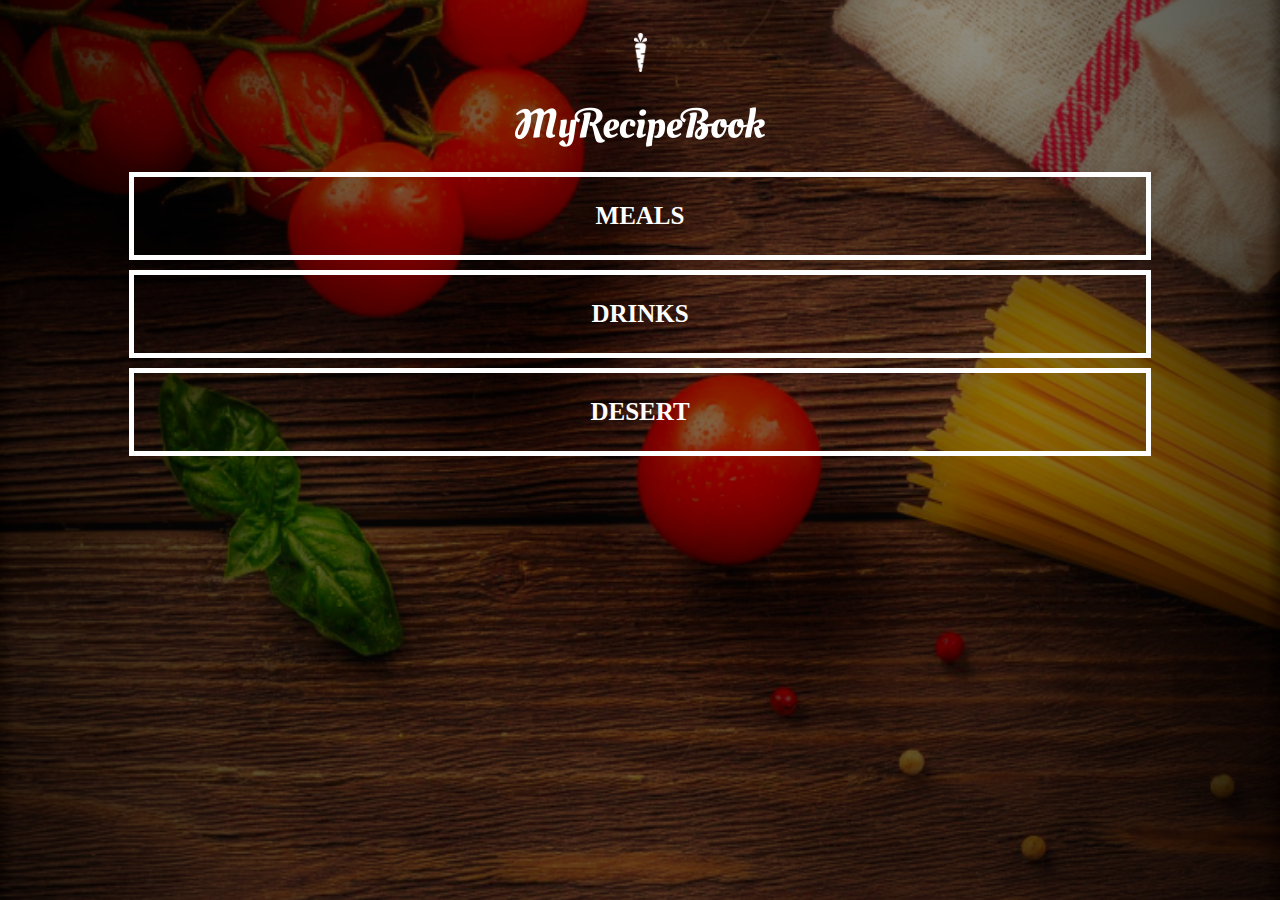
<file: index.html>
<!DOCTYPE html>
<html>
    <head>
        <title>My Recipe Book</title>
        <link rel="stylesheet" href="style.css">
    </head>
    
    <body class="body-home">
        <div id="home">
            <img src="images/logo-img.png" id="home-logo-img">
            <img src="images/logo-text.png" id="home-logo-text">
            
        <div class="home-menu">
            
            <a href="meals.html" class="home-menu-item">
            <P>Meals</P>
            
            </a>
             <a href="drinks.html" class="home-menu-item">
            <P>Drinks</P>
            
            </a>
             <a href="derset.html" class="home-menu-item">
            <P>Desert</P>
            
            </a>
            
            </div>
        </div>
     </body>
</html>
</file>
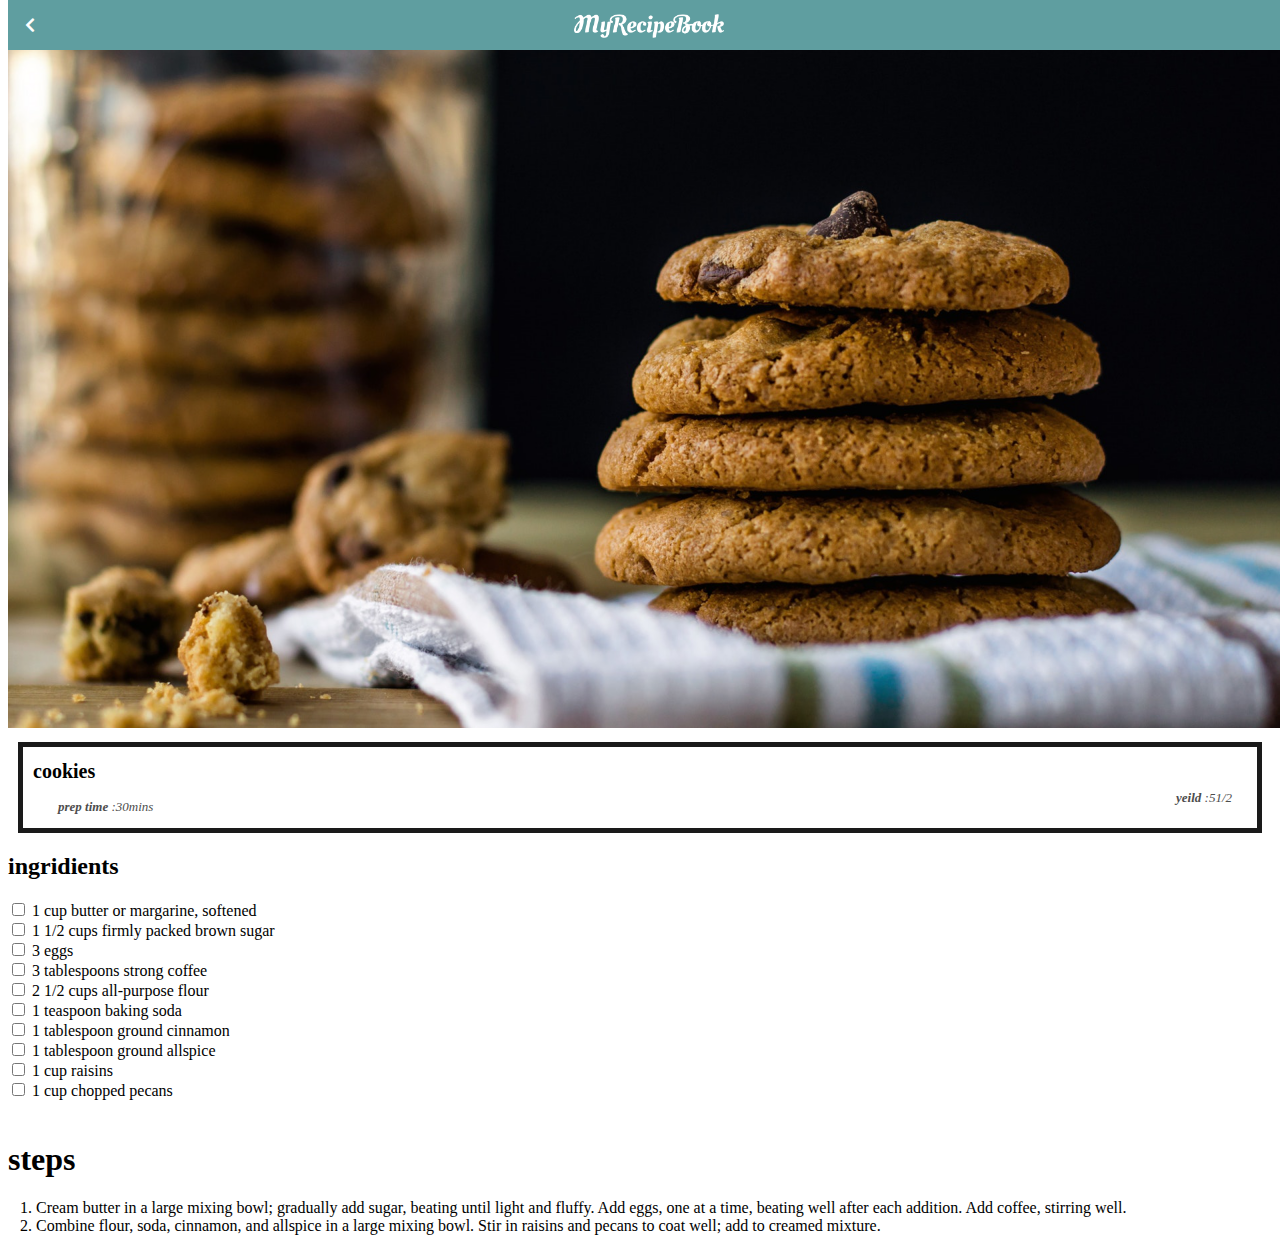
<file: cookies.html>
<!DOCTYPE html>
<html>
    <head>
        <title>My Recipe Book | Meals| Grilled cheese</title>
        <link rel="stylesheet" href="style.css">
        <link rel="stylesheet" href="FontAwesome/css/all.css">
    </head>
    
    <body class="body-recipes">
        
        <div class="header">
            <a href="meals.html">
            <i class="fas fa-chevron-left"></i>
            </a>
        <img src="images/logo-text.png">
        </div>  
        <div id="recipes">
            
            
        <div class="recipes-details">
            <img src="images/cookies.png">
            <div class=meals-list-item>
                <h1>cookies</h1>
                <div class="recipe-details-info">
                <p><b> prep time</b> :30mins</p>
                <p style="float: right"><b> yeild</b> :51/2</p>
                   </div>
                   </div>
                
                 <div class="recipe-details-ingredients">
                    <h2>ingridients</h2>
                    
                    <input id="check-01"  type="checkbox">
                    <lebel for="check-01">1 cup butter or margarine, softened </lebel>

                    <br>
                    <input id="check-02"  type="checkbox">
                    <lebel for="check-02">1 1/2 cups firmly packed brown sugar </lebel>
                    <br>
                    <input id="check-03"  type="checkbox">
                    <lebel for="check-03">3 eggs </lebel>
                    <br>
                    <input id="check-04"  type="checkbox">
                    <lebel for="check-04">3 tablespoons strong coffee </lebel>
                    <br>
                    <input id="check-05"  type="checkbox">
                    <lebel for="check-05"> 2 1/2 cups all-purpose flour</lebel>
                     <br>
                    <input id="check-06"  type="checkbox">
                    <lebel for="check-06">1 teaspoon baking soda </lebel>
                     <br>
                    <input id="check-07"  type="checkbox">
                    <lebel for="check-07">1 tablespoon ground cinnamon </lebel>
                     <br>
                    <input id="check-08"  type="checkbox">
                    <lebel for="check-08">1 tablespoon ground allspice </lebel>
                     <br>
                    <input id="check-09"  type="checkbox">
                    <lebel for="check-09">1 cup raisins </lebel>
                     <br>
                    <input id="check-10"  type="checkbox">
                    <lebel for="check-10">1 cup chopped pecans </lebel>
                 
                </div>
                
                <div class="recipe-details-steps">
                <h1>steps</h1>
                    <ol>
                    <li>	Cream butter in a large mixing bowl; gradually add sugar, beating until light and fluffy. Add eggs, one at a time, beating well after each addition. Add coffee, stirring well. </li>

                    <li> 	Combine flour, soda, cinnamon, and allspice in a large mixing bowl. Stir in raisins and pecans to coat well; add to creamed mixture. </li>
                    
                    
                    </ol>
     
                </div>
	

                </div>
             </div>
       
     </body>
</html>
</file>
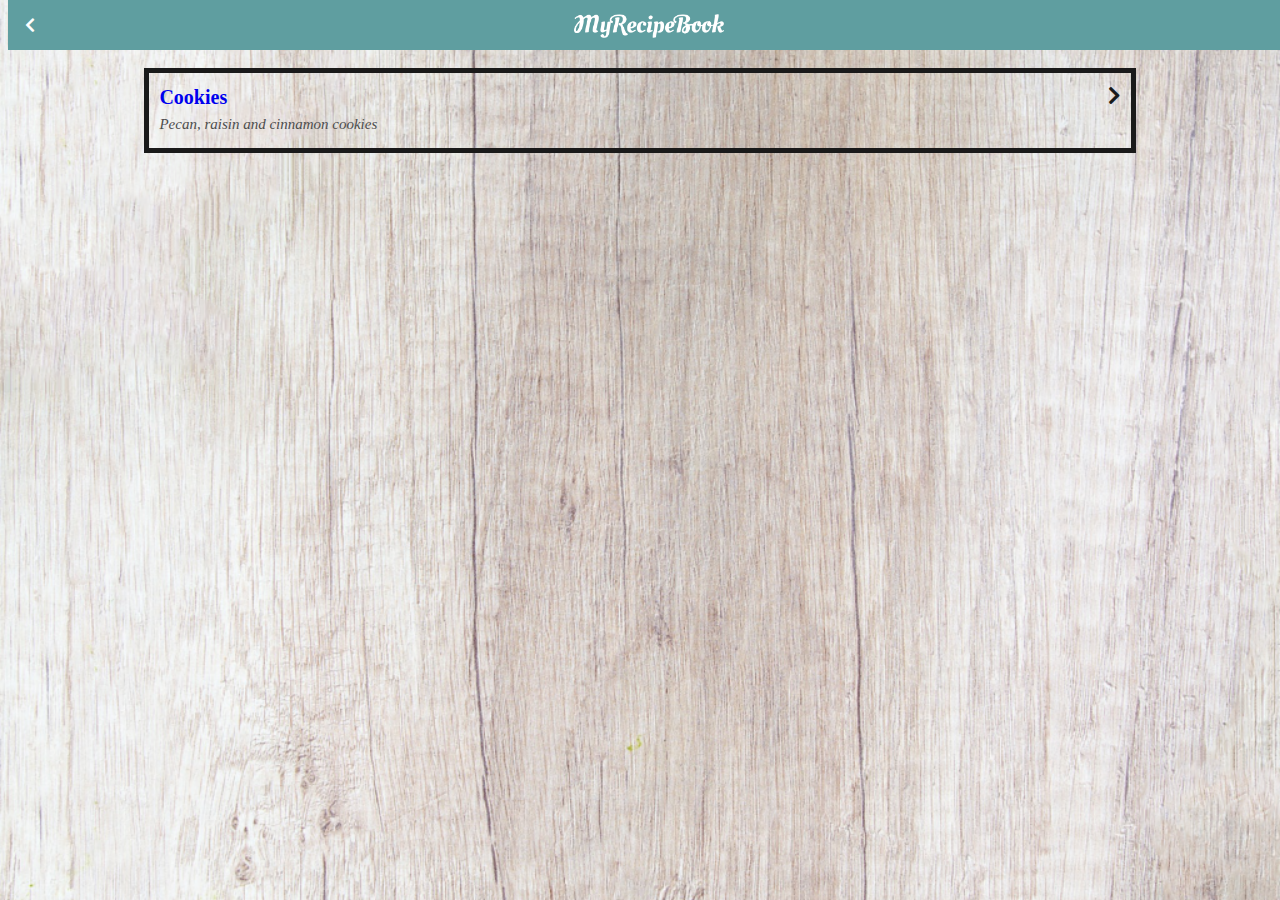
<file: derset.html>
<!DOCTYPE html>
<html>
    <head>
        <title>My Recipe Book | Meals</title>
        <link rel="stylesheet" href="style.css">
        <link rel="stylesheet" href="FontAwesome/css/all.css">
    </head>
    
    <body class="body-meals">
        
        <div class="header">
            <a href="index.html">
            <i class="fas fa-chevron-left"></i>
            </a>
        <img src="images/logo-text.png">
        </div>  
        <div id="meals">
         <div class="meals-list">
            <a href="cookies.html">
            <div class="meals-list-item">
                
                <h1>Cookies <i class="fas fa-chevron-right"></i> </h1>
                
                <p>Pecan, raisin and cinnamon cookies </p>
                
                </div>
            
            </a>
           
            
            </div>
        </div>
     </body>
</html>
</file>
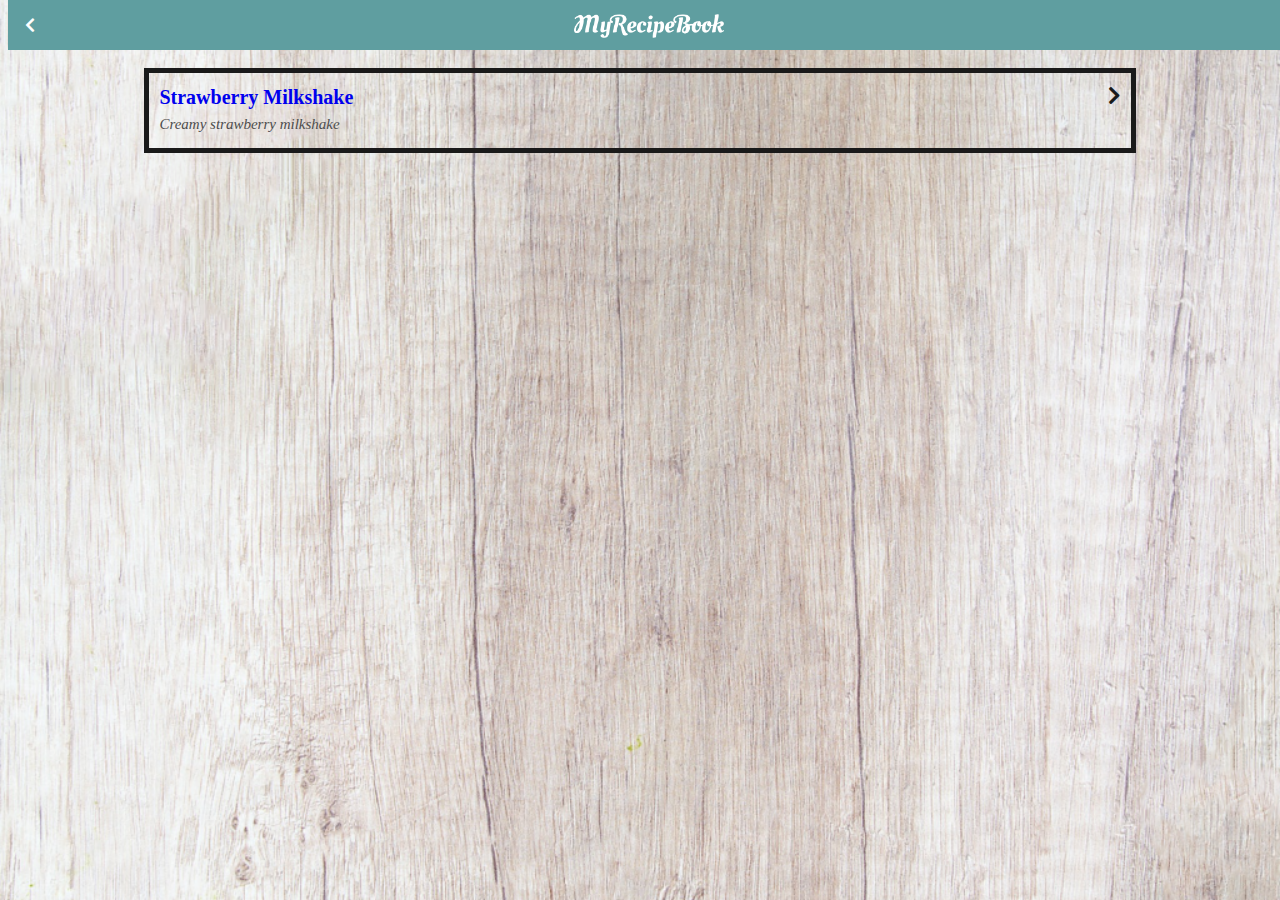
<file: drinks.html>
<!DOCTYPE html>
<html>
    <head>
        <title>My Recipe Book | Drinks</title>
        <link rel="stylesheet" href="style.css">
        <link rel="stylesheet" href="FontAwesome/css/all.css">
    </head>
    
    <body class="body-meals">
        
        <div class="header">
            <a href="index.html">
            <i class="fas fa-chevron-left"></i>
            </a>
        <img src="images/logo-text.png">
        </div>  
        <div id="meals">
         <div class="meals-list">
          <a href="strawberry%20milkshake.html">
            <div class="meals-list-item">
                <h1>Strawberry Milkshake <i class="fas fa-chevron-right"></i> </h1>
                
                <p>Creamy strawberry milkshake </p>
                
                </div>
            
            </a>
           
            
            </div>
        </div>
     </body>
</html>
</file>
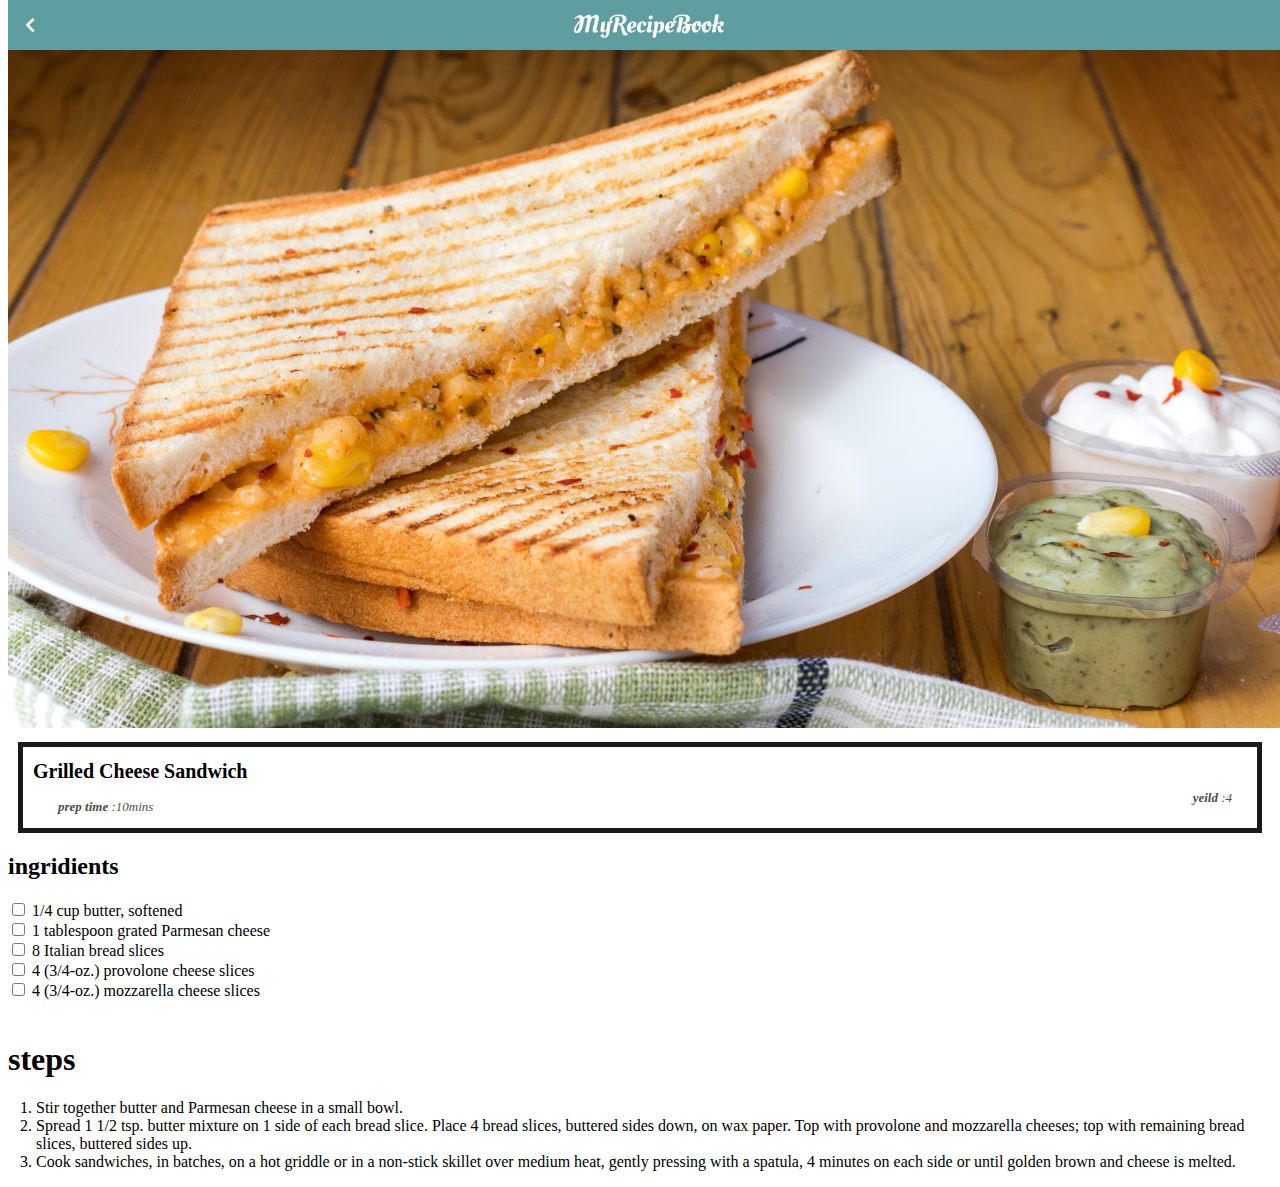
<file: grilledchesse.html>
<!DOCTYPE html>
<html>
    <head>
        <title>My Recipe Book | Meals| Grilled cheese</title>
        <link rel="stylesheet" href="style.css">
        <link rel="stylesheet" href="FontAwesome/css/all.css">
    </head>
    
    <body class="body-recipes">
        
        <div class="header">
            <a href="meals.html">
            <i class="fas fa-chevron-left"></i>
            </a>
        <img src="images/logo-text.png">
        </div>  
        <div id="recipes">
            
            
        <div class="recipes-details">
            <img src="images/grilledCheese.png">
            <div class=meals-list-item>
                <h1>Grilled Cheese Sandwich</h1>
                
               <div class="recipe-details-info">
                <p><b> prep time</b> :10mins</p>
                <p style="float: right"><b> yeild</b> :4</p>
                   </div>
                </div>
                
                <div class="recipe-details-ingredients">
                    <h2>ingridients</h2>
                    
                    <input id="check-01"  type="checkbox">
                    <lebel for="check-01">1/4 cup butter, softened </lebel>
                    <br>
                    <input id="check-02"  type="checkbox">
                    <lebel for="check-02">1 tablespoon grated Parmesan cheese </lebel>
                    <br>
                    <input id="check-03"  type="checkbox">
                    <lebel for="check-03">8 Italian bread slices </lebel>
                    <br>
                    <input id="check-04"  type="checkbox">
                    <lebel for="check-04">4 (3/4-oz.) provolone cheese slices </lebel>
                    <br>
                    <input id="check-05"  type="checkbox">
                    <lebel for="check-05">4 (3/4-oz.) mozzarella cheese slices </lebel>
                
                </div>
                
                <div class="recipe-details-steps">
                <h1>steps</h1>
                    <ol>
                    <li>Stir together butter and Parmesan cheese in a small bowl.</li>
                    <li>	Spread 1 1/2 tsp. butter mixture on 1 side of each bread slice. Place 4 bread slices, buttered sides down, on wax paper. Top with provolone and mozzarella cheeses; top with remaining bread slices, buttered sides up. </li>
                    <li>	Cook sandwiches, in batches, on a hot griddle or in a non-stick skillet over medium heat, gently pressing with a spatula, 4 minutes on each side or until golden brown and cheese is melted. </li>
                    
                    </ol>
                </div>
	

             
            
            
           
            
            </div>
        </div>
     </body>
</html>
</file>
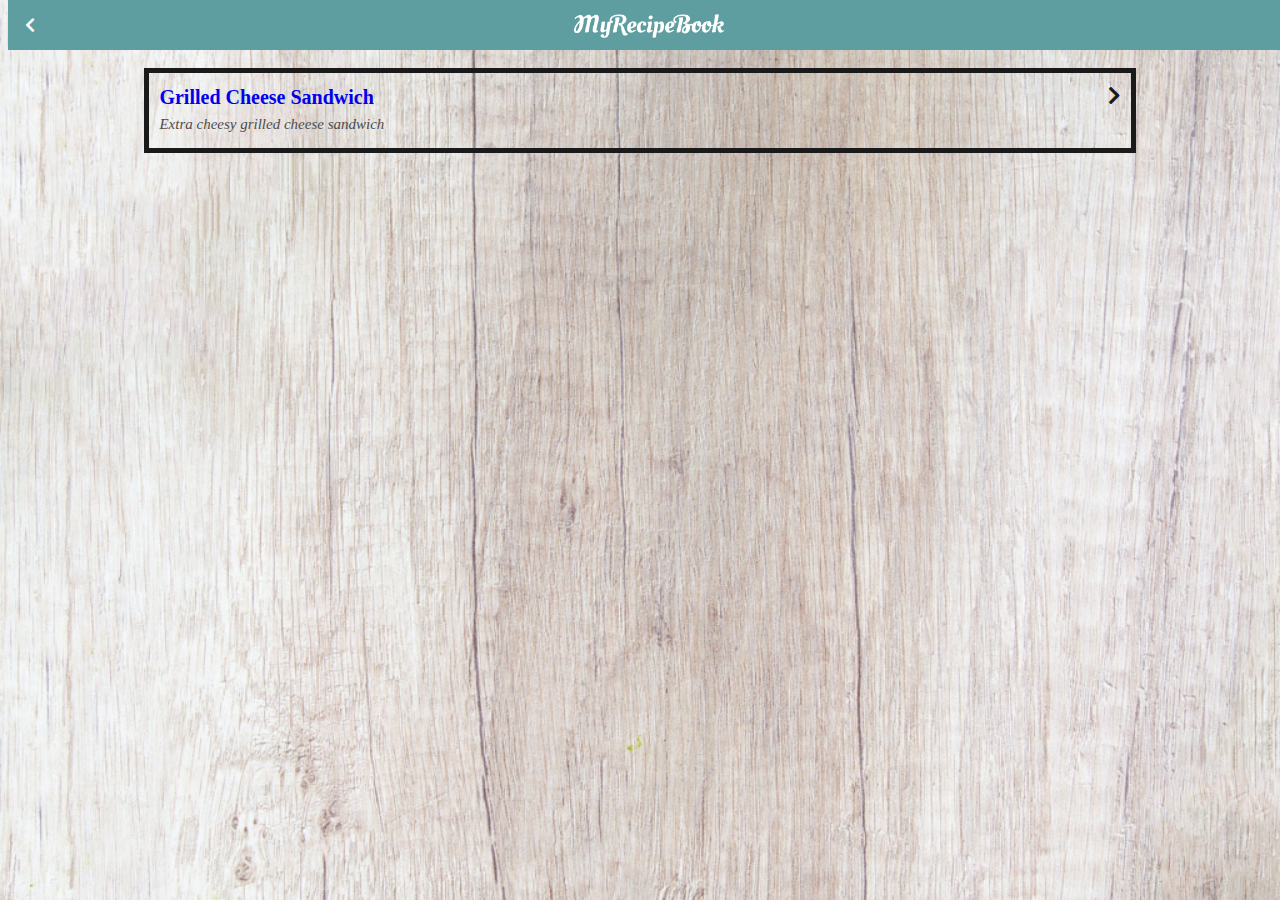
<file: meals.html>
<!DOCTYPE html>
<html>
    <head>
        <title>My Recipe Book | Meals</title>
        <link rel="stylesheet" href="style.css">
        <link rel="stylesheet" href="FontAwesome/css/all.css">
    </head>
    
    <body class="body-meals">
        
        <div class="header">
            <a href="index.html">
            <i class="fas fa-chevron-left"></i>
            </a>
        <img src="images/logo-text.png">
        </div>  
        <div id="meals">
         <div class="meals-list">
            <a href="grilledchesse.html">
            <div class="meals-list-item">
                
                <h1>Grilled Cheese Sandwich<i class="fas fa-chevron-right"></i> </h1>
                
                <p> Extra cheesy grilled cheese sandwich</p>
                
                </div>
            
            </a>
           
            
            </div>
        </div>
     </body>
</html>
</file>
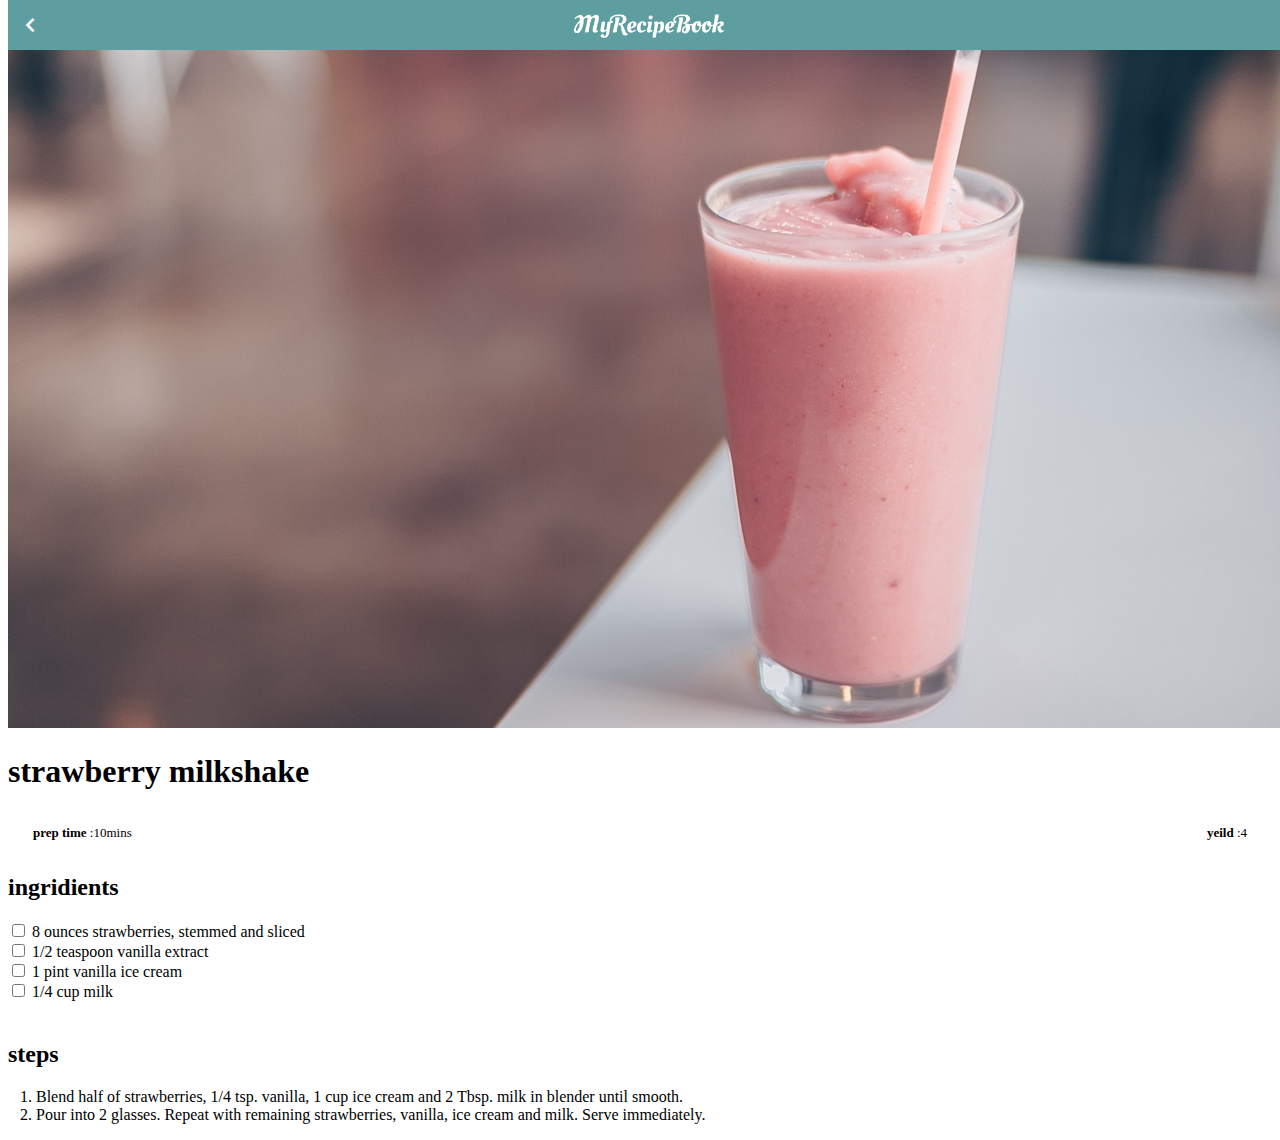
<file: strawberry milkshake.html>
<!DOCTYPE html>
<html>
    <head>
        <title>My Recipe Book | Drinks| Stawberry milkshake</title>
        <link rel="stylesheet" href="style.css">
        <link rel="stylesheet" href="FontAwesome/css/all.css">
    </head>
    
    <body class="body-recipes">
        
        <div class="header">
            
            <a href="meals.html">
            <i class="fas fa-chevron-left"></i>
            </a>
            
        <img src="images/logo-text.png">
        </div>  
        <div id="recipes">
            
            
        <div class="recipes-details">
            <img src="images/strawberryMilkshake.png">
             <h1>strawberry milkshake </h1>
                <div class="recipe-details-info">
                <p><b> prep time</b> :10mins</p>
                <p style="float: right"><b> yeild</b> :4</p>
                </div>
                </div>
                
                <div class="recipe-details-ingredients">
                    <h2>ingridients</h2>
                    
                    <input id="check-01"  type="checkbox">
                    <lebel for="check-01">8 ounces strawberries, stemmed and sliced</lebel>

                    <br>
                    <input id="check-02"  type="checkbox">
                    <lebel for="check-02">1/2 teaspoon vanilla extract </lebel>
                    <br>
                    <input id="check-03"  type="checkbox">
                    <lebel for="check-03">1 pint vanilla ice cream </lebel>
                    <br>
                    <input id="check-04"  type="checkbox">
                    <lebel for="check-04"> 1/4 cup milk</lebel>
                 
                </div>
                
                <div class="recipe-details-steps">
                <h2>steps</h2>
                    <ol>
                    <li> Blend half of strawberries, 1/4 tsp. vanilla, 1 cup ice cream and 2 Tbsp. milk in blender until smooth.</li>

                    <li> Pour into 2 glasses. Repeat with remaining strawberries, vanilla, ice cream and milk. Serve immediately. </li>
                    
                    
                    </ol>
                </div>
	

               
         </div>
     </body>
</html>
</file>
<file: style.css>
.html {
    height: 100%;
}



.body {
    font-family: sans-serif;
    
    margin: 0;
    padding: 0;
    
    height: 100%;
}

.body-home{
    background-image: url('images/background-01-port.png');
    background-position: center;
    background-attachment: fixed;
    background-repeat: no-repeat;
    background-size: cover;
}

.body-meals{
    background-image: url('images/background-02-port.png');
    background-position: center;
    background-attachment: fixed;
    background-repeat: no-repeat;
    background-size: cover;

    
   }
/*========HEADER===============*/

.header {
    
    background-color: cadetblue;
    
    width: 100%;
    height: 50px;
    top: 0;
    
    position: fixed;
    overflow: hidden;
    
    
    text-align: center;
    
}

.header i {
   float: left;
    padding: 17px 0px 0px 17px;
    color: #ffffff;
}

.header img {
    
    width: 150px;
    padding-top: 14px;
    padding-right: 25px;
}
/*==============HOME PAGE============*/

#home-logo-img{
    width: 13px;
    display: block;
    margin: auto;
    padding: 25px 10px 10px 10px;
    
    
        
}

#home-logo-text{
    width: auto;
    display: block;
    margin: auto;
    padding: 25px;
}

/*==============HOME PAGE MENU============*/




.home-menu-item {
    text-decoration: none;
    text-transform: uppercase;
    
    color: white;
    font-size: 25px;
    font-weight: bold;
    text-align: center;
    border: 5px solid white;
    
    display: block;
    margin: auto;
    margin-bottom: 10px;
    width: 80%;
    
}
/*==============MEALS PAGE============*/
#meals{
    padding-top: 50px;
}


/*==============MEALS PAGE MENU============*/


.meals-list a {
    text-decoration: none;
    
}

.meals-list-item {
    border: 5px solid #1a1a1a;
    margin: 10px;
}

.meals-list-item h1{
     font-weight: bold;
    font-size: 20px;
    color:  lor: #1a1a1a;
    padding-left: 10px;
}
.meals-list-item i{
     float: right;
    color: #1a1a1a;
    padding-right: 10px;
}

.meals-list-item p{
    font-size: 15px;
    font-style: italic;
    color: #4d4d4d;
    margin-top: -7px;
    padding-left: 10px;
}

  }
/*==============RECIPE PAGE============*/ 
#recipe{
    padding-top: 50%;
}

/*==============RECIPE DETAILS============*/  

.recipe-details img{
    
    width: 100%;
}

.recipe-details h1{
    
    font-size: 25px;
    text-align: center;
    border: #1a1a1a;
    margin: 10px;
    padding: 5px;
}
.recipe-details h2 {
    
    font-size:  20px;
    text-align: left;
    margin: 0;
    margin-left: 10px;
    
}

.recipe-details-info{
    
    margin-left: 25px;
    margin-right: 25px;
}

.recipe-details-info p{
    font-size: 13px;
    display: inline-block;
    
    
}
.recipe-details-ingredients label{
  line-height: 25px;
    margin-left: 10px;
    
}

.recipe-details-steps{
    
    padding-top: 20px;
    
}


.recipe-details-steps ol{
    padding-left: 28px;
}

/*==========RESPOSIVE LAYOUT=================*/
@media only screen and( min-width:1000px);
#meals{
    width: 80%;
    margin: auto;
}
#recipe{
    width: 80%;
    margin: auto;
}
@media only screen and( min-width:1500px){
#meals{
    width: 60%;
    margin: auto;
}
 }   
#recipe{
    width: 60%;
    margin: auto;
}
@media only screen and( min-width:600px){
#meals{
    width: 40%;
    margin: auto;
}
}

#recipe{
    width: 40%;
    margin: auto;
}
}

@media only screen and( min-width:720px){
.body-home{
    background-image: url(images/background-01-land.png);
    
    }
}
.body-meals{
    background-image: url(images/background-02-land.png);
}

}
</file>
